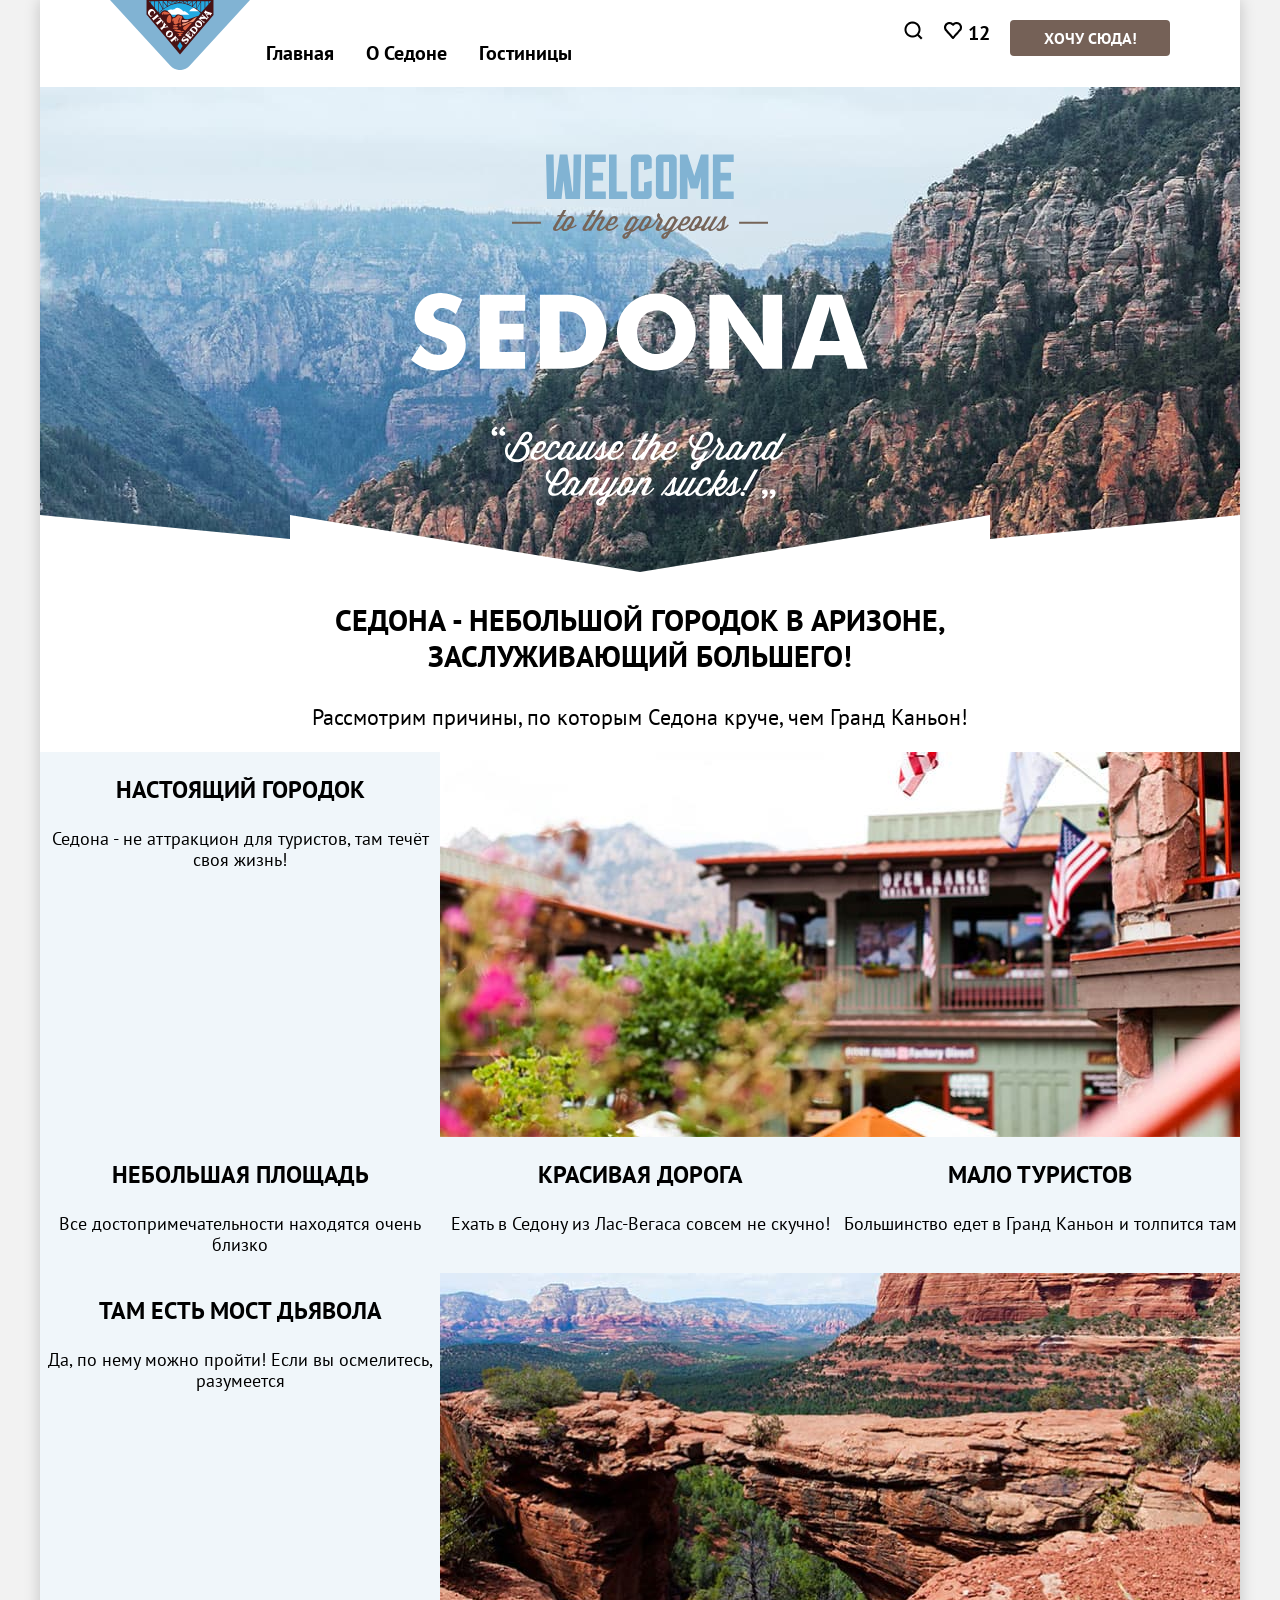
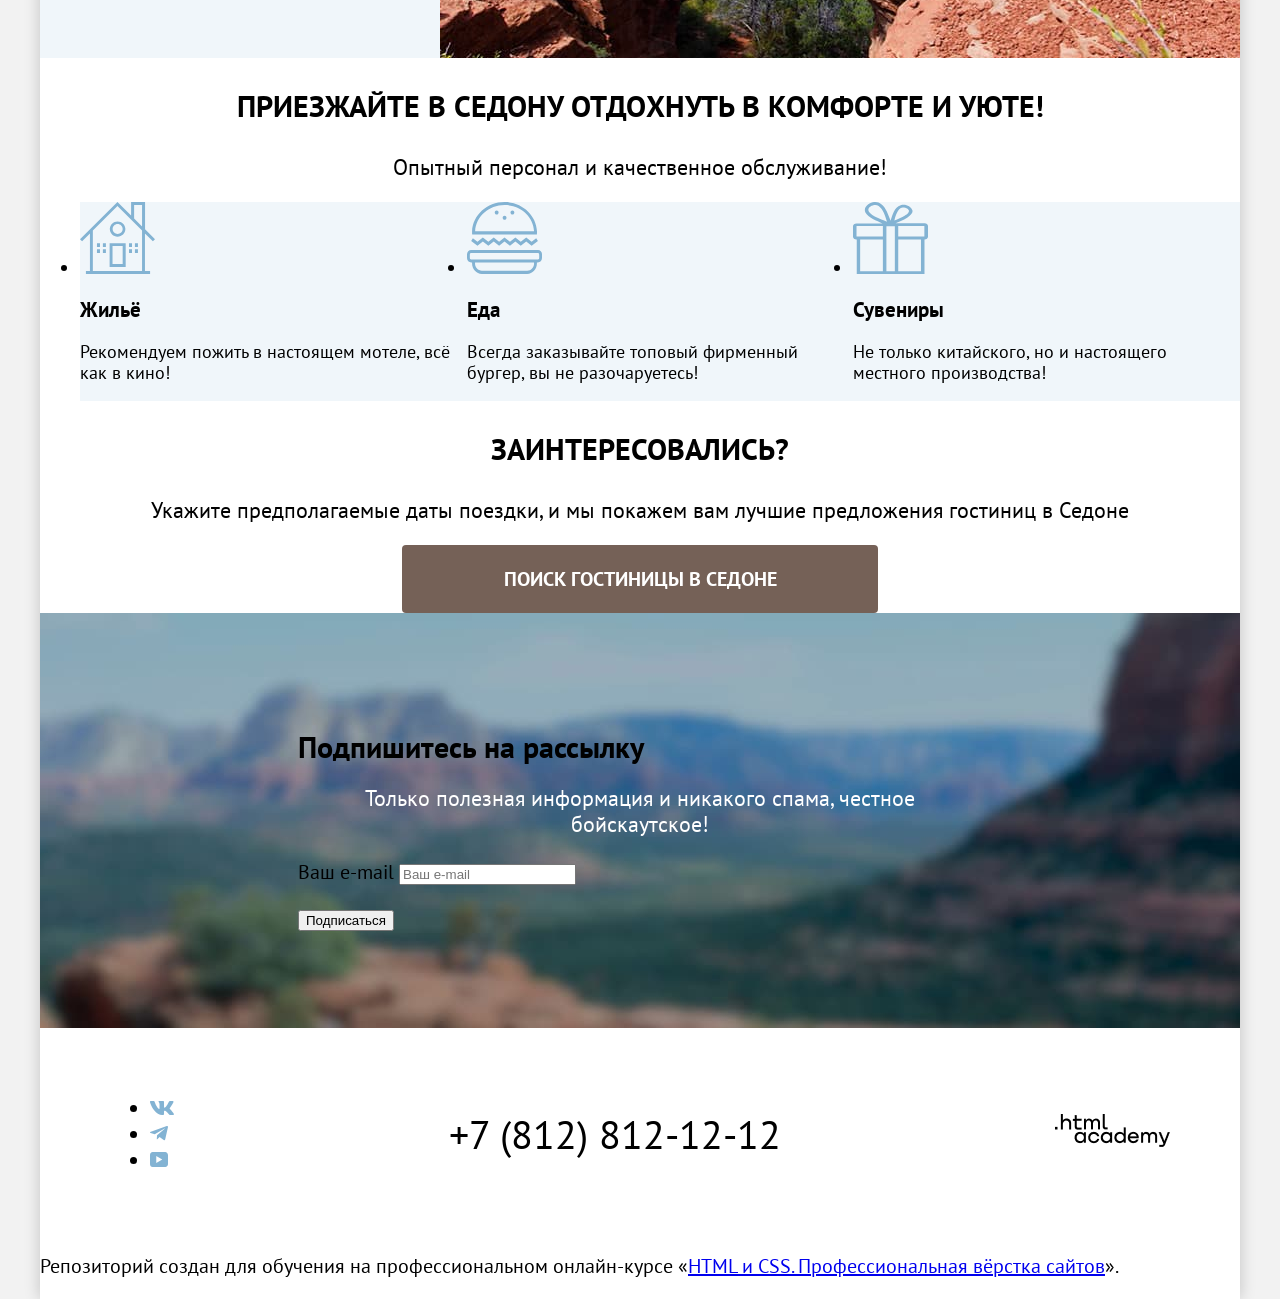
<file: index.html>
<!DOCTYPE html>
<html lang="ru">
  <head>
    <meta charset="utf-8">
    <title>HTML Academy: Седона</title>
    <link rel="stylesheet" href="styles/styles.css">

  </head>
  <body>
    <div class="page-container">
    <header class="page-header">
      <nav class="navigation">
        <a class="navigation-logo" href="index.html">
        <img class="page-header-logo" src="images/logo.svg" width="140" height="70" alt="Логотип города Седона.">
        </a>

        <ul class="navigation-list">
          <li class="navigation-item">
            <a class="navigation-link navigation-link-current" href="index.html">Главная</a>
          </li>
          <li class="navigation-item">
            <a class="navigation-link" href="about.html">О Седоне</a>
          </li>
          <li class="navigation-item">
            <a class="navigation-link" href="catalog.html">Гостиницы</a>
          </li>
          </ul>
        <ul class="navigation-user">
          <li class="navigation-item">
          <a class="navigation-link navigation-link-search" href="catalog.html">
            <img src="images/search.png" width="20" height="20" alt="">
            <span class="visually-hidden">Поиск</span>
          </a>
          </li>
          <li class="navigation-item">
            <a class="navigation-link navigation-link-favorite" href="#">
              <img src="images/heart.png" width="20" height="20" alt="">
              <span class="visually-hidden">Избранное</span>
              <span class="notification-badge">12</span>
            </a>
          </li>
          <li class="navigation-item">
          <button class="button-header">Хочу Сюда!</button>
          </li>
        </ul>
      </nav>
    </header>

    <main class="main-container main-index">
      <section class="hero">
      <h1 class="visually-hidden">Седона - городок в Аризоне</h1>
      <img class="hero-welcome" src="images/welcome.svg" width="458" height="352" alt="Welcome to the gorgeous Sedona! Because the Grand Canyon sucks!">
      </section>

    <section class="advantages">
      <h2 class="visually-hidden">Преимущества</h2>
      <p class="lead">Седона - небольшой городок в Аризоне,<br>заслуживающий большего!</p>
      <p class="lead-description">Рассмотрим причины, по которым Седона круче, чем Гранд Каньон!</p>

      <ul class="advantages-list">
        <li class="advantages-item advantages-item-wide">

        <div class="advantages-content">

          <h3 class="advantages-title">Настоящий городок</h3>
          <p class="advantages-description">Седона - не аттракцион для туристов, там течёт своя жизнь!</p>

        </div>

          <img class="advantages-img" src="images/photo-1 2.jpg" width="800" height="385" alt="Местные здания с флагами и растениями на фоне гор">

        </li>

        <li class="advantages-item">
          <h3 class="advantages-title">Небольшая площадь</h3>
          <p class="advantages-description">Все достопримечательности находятся очень близко</p>
          </li>

         <li class="advantages-item advantages-item-grey">
          <h3 class="advantages-title">Красивая дорога</h3>
          <p class="advantages-description">Ехать в Седону из Лас-Вегаса совсем не скучно!</p>
          </li>

         <li class="advantages-item">
          <h3 class="advantages-title">Мало туристов</h3>
          <p class="advantages-description">Большинство едет в Гранд Каньон и толпится там</p>
          </li>

         <li class="advantages-item advantages-item-wide">

          <div class="advantages-content">

          <h3 class="advantages-title">Там есть мост дьявола</h3>
          <p class="advantages-description">Да, по нему можно пройти! Если вы осмелитесь, разумеется</p>

          </div>

          <img class="advantages-img" src="images/photo-2 2.jpg" width="800" height="385" alt="Каменный скалистый мост в каньоне - Мост Дьявола, с хвойными кустарниками.">

          </li>
          </ul>
      </section>

    <section class="service">
      <p class="lead-service">Приезжайте в Седону отдохнуть в комфорте и уюте!</p>
      <p class="lead-service-description">Опытный персонал и качественное обслуживание!</p>

      <ul class="service-list">
        <li class="service-item">
          <img class="services-icon" src="images/house.svg" width="75" height="72" alt="Иконка дома">
          <h3 class="service-title">Жильё</h3>
          <p class="service-description">Рекомендуем пожить в настоящем мотеле, всё как в кино!</p>
        </li>

        <li class="service-item">
          <img class="services-icon" src="images/food.svg" width="75" height="72" alt="Иконка Еды">
          <h3 class="service-title">Еда</h3>
          <p class="service-description">Всегда заказывайте топовый фирменный бургер, вы не разочаруетесь!</p>
        </li>

        <li class="service-item">
          <img class="services-icon" src="images/gift.svg" width="75" height="72" alt="Иконка Подарка">
          <h3 class="service-title">Сувениры</h3>
          <p class="service-description">Не только китайского, но и настоящего местного производства!</p>
        </li>
      </ul>
    </section>

    <section class="search-hotel">
      <p class="lead-mailing">Заинтересовались?</p>
      <p class="lead-mailing-description">Укажите предполагаемые даты поездки, и мы покажем вам лучшие предложения гостиниц в Седоне</p>
      <a class="search-hotel-button" href="catalog.html">Поиск гостиницы в Седоне</a>
       </section>

    <section class="subscribe-mailing">
      <h2 class="subscribe-mailing-title">Подпишитесь на рассылку</h2>
      <p class="subscribe-mailing-description">Только полезная информация и никакого спама, честное бойскаутское!</p>
      <form class="subscribe-mailing-form" action="https://echo.htmlacademy.ru/" method="post">
      <p class="subscribe-mailing-field">
      <label for="user-email">Ваш e-mail</label>
      <input type="email" id="user-email" name="user-email" placeholder="Ваш e-mail">
      </p>
      <button class="subscribe-mailing-button" type="submit">Подписаться</button>
      </form>
      </section>
      </main>

      <footer class="page-footer">
        <ul class="social-media-list">
          <li class="footer-social-media-item">
            <a class="footer-social-media-link" href="#">
              <img class="footer-icon" src="images/vk.svg" width="24" height="14" alt="">
              <span class="visually-hidden">ВК</span>
            </a>
          </li>
          <li class="footer-social-media-item">
            <a class="footer-social-media-link" href="#">
               <img class="footer-icon" src="images/tg.svg" width="18" height="15" alt="">
              <span class="visually-hidden">Телеграм</span>
            </a>
          </li>
          <li class="footer-social-media-item">
            <a class="footer-social-media-link" href="#">
              <img class="footer-icon" src="images/youtube.svg" width="18" height="15" alt="">
              <span class="visually-hidden">YouTube</span>
            </a>
          </li>
        </ul>
        <a class="footer-phone" href="tel:+78128121212">+7 (812) 812-12-12</a>
        <a class="htmlacademy-logo-picture" href="https://htmlacademy.ru/">
          <img class="htmlacademy-logo" src="images/HTML Academy 2.png" width="115" height="33" alt="Логотип HTML Academy">
        </a>

      </footer>


    <p>Репозиторий создан для обучения на профессиональном онлайн‑курсе «<a href="https://htmlacademy.ru/intensive/htmlcss">HTML и CSS. Профессиональная вёрстка сайтов</a>».</p>
    </div>
  </body>
</html>
</file>
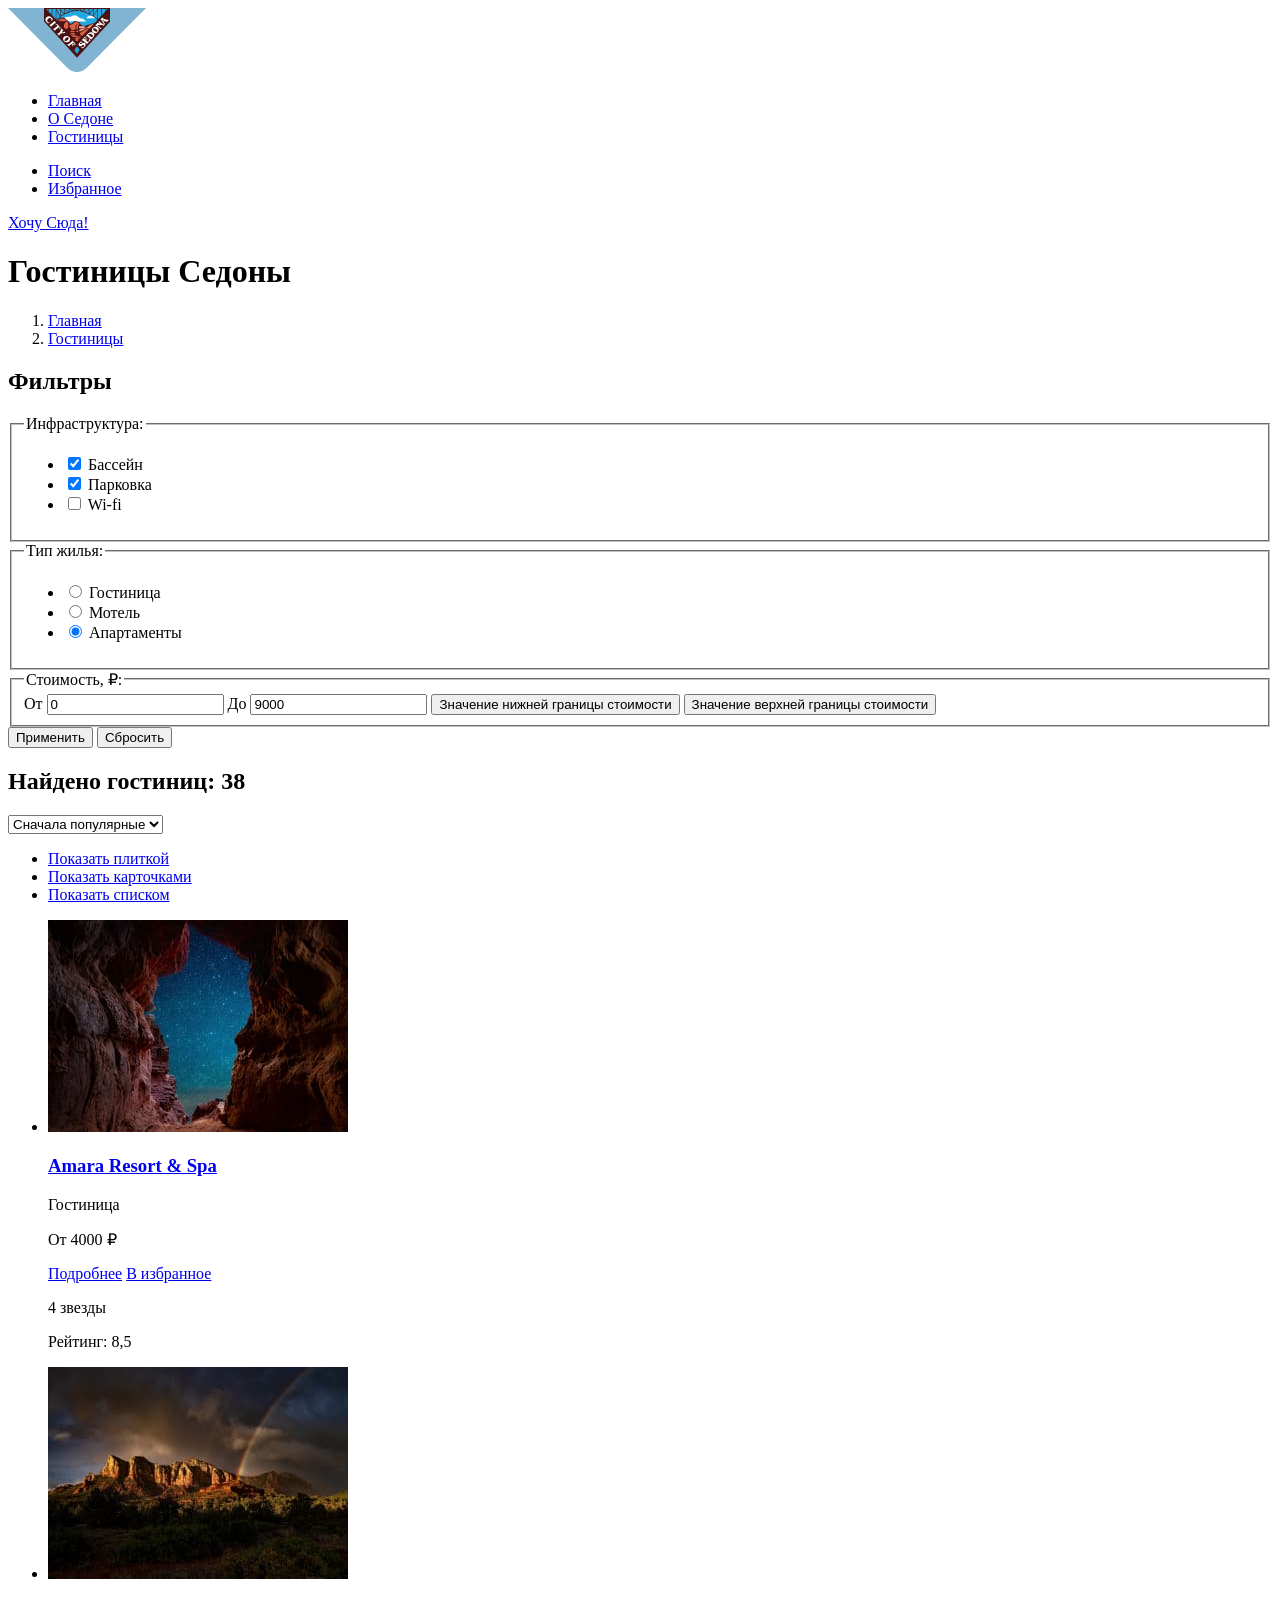
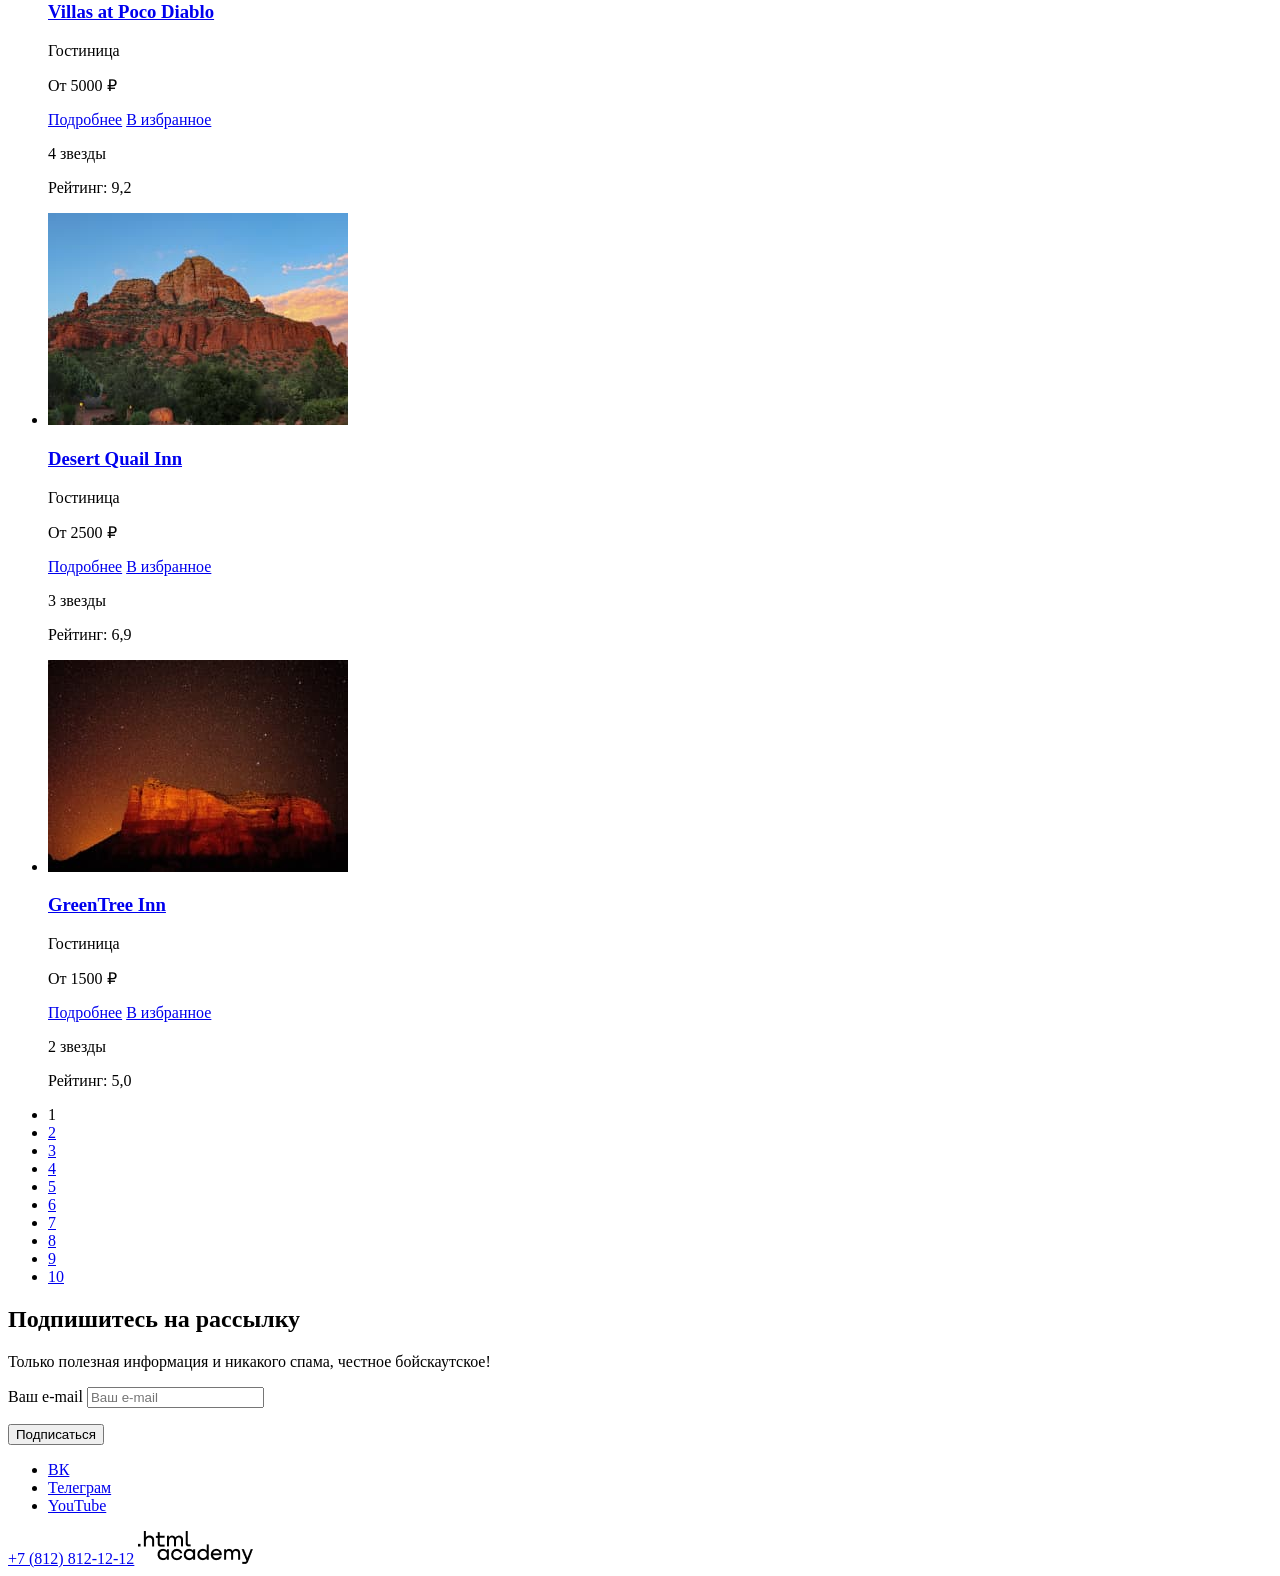
<file: catalog.html>
<!DOCTYPE html>
<html lang="ru">
    <head>
            <meta charset="utf-8">
            <title>Гостиницы Седоны</title>
    </head>
    <body>
        <header class="page-header">
            <nav class="navigation">
            <a class="navigation-logo" href="index.html">
            <img class="page-header-logo" src="images/logo.svg" alt="Логотип города Седона." width="138px" height="64px">
            </a>

        <nav class="navigaton">
        <ul class="navigation-list">
          <li class="navigation-item">
            <a class="navigation-link" href="index.html">Главная</a>
          </li>
          <li class="navigation-item">
            <a class="navigation-link" href="about.html">О Седоне</a>
          </li>
          <li class="navigation-item">
            <a class="navigation-link navigation-link-current" href="catalog.html">Гостиницы</a>
          </li>
          </ul>
        <ul class="navigation-list navigation-user">
          <li class="navigation-item">
          <a class="navigation-link navigation-link-search" href="#">
            <span class="visually-hidden">Поиск</span>
          </a>
          </li>
          <li class="navigation-item">
            <a class="navigation-link navigation-link-favorite" href="#">
              <span class="visually-hidden">Избранное</span>
            </a>
          </li>
        </ul>
      </nav>
      <a class="button-header" href="#">Хочу Сюда!</a>
    </header>
    <main class="main-inner">
        <header class="inner-header">
            <h1 class="inner-header-title">Гостиницы Седоны</h1>
            <ol class="breadcrumbs">
                <li class="breadcrumbs-item">
                <a class="breadcrumbs-link breadcrumbs-home-link" href="index.html">
                    <span class="visually-hidden">Главная</span>
                </a>
                </li>
                <li class="breadcrumbs-item">
                 <a class="breadcrumbs-link" href="catalog.html">Гостиницы</a>
                </li>
            </ol>
            <section class="filters">
                <h2 class="visually-hidden">Фильтры</h2>
                <form class="catalog-filter" action="https://echo.htmlacademy.ru/" method="get">
                    <fieldset class="catalog-filter-group">
                        <legend class="catalog-filter-title">Инфраструктура:</legend>
                        <ul class="catalog-filter-list">
                            <li class="catalog-filter-item">
                                <label class="control">
                                    <input class="control-input" type="checkbox" name="pool" checked>
                                  Бассейн
                                </label>
                            </li>
                            <li class="catalog-filter-item">
                                 <label class="control">
                                 <input class="control-input" type="checkbox" name="parking" checked>
                                  Парковка
                                </label>
                            </li>
                            <li class="catalog-filter-item">
                                 <label class="control">
                                 <input class="control-input" type="checkbox" name="wifi">
                                   Wi-fi
                                 </label>
                            </ul>
                    </fieldset>
                    <fieldset class="catalog-filter-group">
                        <legend class="catalog-filter-title">Тип жилья:</legend>
                        <ul class="catalog-filter-list">
                            <li class="catalog-filter-item">
                                <label class="control">
                                    <input class="control-input" type="radio" name="housing-type" value="hotel" checked>
                                  Гостиница
                                </label>
                            </li>
                            <li class="catalog-filter-item">
                                <label class="control">
                                    <input class="control-input" type="radio" name="housing-type" value="motel" checked>
                                  Мотель
                                </label>
                            </li>
                            <li class="catalog-filter-item">
                                <label class="control">
                                    <input class="control-input" type="radio" name="housing-type" value="apartments" checked>
                                  Апартаменты
                                </label>
                            </li>
                        </ul>
                    </fieldset>
                    <fieldset class="atalog-filter-group">
                        <legend class="catalog-filter-title">Стоимость, ₽:</legend>
                        <label class="filter-range-control">От <input type="text" name="min-interval" value="0"></label>
                        <label class="filter-range-control">До <input type="text" name="max-interval" value="9000"></label>
                        <button class="filter-range-handle min" type="button">
                            <span class="visually-hidden">Значение нижней границы стоимости</span>
                        </button>
                        <button class="range-toggle toggle-max" type="button">
                            <span class="visually-hidden">Значение верхней границы стоимости</span>
                        </button>
                    </fieldset>
                    <button class="catalog-filter-submit" type="submit">Применить</button>
                    <button class="catalog-filter-reset" type="reset">Сбросить</button>
                </form>
            </section>
            <section class="catalog-products">
                <h2 class="catalog-products-title">Найдено гостиниц: <span>38</span></h2>
                <select class="select-control" aria-label="Сортировка">
                <option value="popular">Сначала популярные</option>
                <option value="cheap">Сначала дешёвые</option>
                <option value="expensive">Сначала дорогие</option>
                </select>
                <ul class="view-buttons">
                    <li class="view-button-item">
                        <a class="view-button-tile" href="#">
                            <span class="visually-hidden">Показать плиткой</span>
                        </a>
                    </li>
                    <li class="view-button-item">
                        <a class="view-button-card" href="#">
                            <span class="visually-hidden">Показать карточками</span>
                        </a>
                    </li>
                    <li class="view-button-item">
                        <a class="view-button-list" href="#">
                            <span class="visually-hidden">Показать списком</span>
                        </a>
                    </li>
                </ul>
                <ul class="product-list">
                    <li class="product-card">
                        <a class="product-card-link" href="#">
                            <img class="product-card-image" src="images/hotel-1 2.jpg" width="300" height="212" alt="Звёздное небо в расщелине каньона">
                            <h3 class="product-card-title">Amara Resort & Spa</h3>
                        </a>
                        <p class="product-card-type">Гостиница</p>
                        <p class="product-card-price">От 4000 ₽</p>
                        <a class="product-card-button" href="#">Подробнее</a>
                        <a class="add-favorite-button" href="#">В избранное</a>
                        <p class="product-card-stars productr-card-stars-4"><span class="visually-hidden">4 звезды</span></p>
                        <p class="product-card-rating">Рейтинг: <span>8,5</span></p>
                    </li>
                    <li class="product-card">
                        <a class="product-card-link" href="#">
                            <img class="product-card-image" src="images/hotel-2 2.jpg" width="300" height="212" alt="Радуга над горами Каньона">
                            <h3 class="product-card-title">Villas at Poco Diablo</h3>
                        </a>
                        <p class="product-card-type">Гостиница</p>
                        <p class="product-card-price">От 5000 ₽</p>
                        <a class="product-card-button" href="#">Подробнее</a>
                        <a class="add-favorite-button" href="#">В избранное</a>
                        <p class="product-card-stars productr-card-stars-4"><span class="visually-hidden">4 звезды</span></p>
                        <p class="product-card-rating">Рейтинг: <span>9,2</span></p>
                    </li>
                    <li class="product-card">
                        <a class="product-card-link" href="#">
                            <img class="product-card-image" src="images/hotel-3 2.jpg" width="300" height="212" alt="Гора Каньона с зелёными деревьями на фоне голубого неба">
                            <h3 class="product-card-title">Desert Quail Inn</h3>
                        </a>
                        <p class="product-card-type">Гостиница</p>
                        <p class="product-card-price">От 2500 ₽</p>
                        <a class="product-card-button" href="#">Подробнее</a>
                        <a class="add-favorite-button" href="#">В избранное</a>
                        <p class="product-card-stars productr-card-stars-3"><span class="visually-hidden">3 звезды</span></p>
                        <p class="product-card-rating">Рейтинг: <span>6,9</span></p>
                    </li>
                    <li class="product-card">
                        <a class="product-card-link" href="#">
                            <img class="product-card-image" src="images/hotel-4 2.jpg" width="300" height="212" alt="Живописная гора каньона на фоне ночного неба и звёзд">
                            <h3 class="product-card-title">GreenTree Inn</h3>
                        </a>
                        <p class="product-card-type">Гостиница</p>
                        <p class="product-card-price">От 1500 ₽</p>
                        <a class="product-card-button" href="#">Подробнее</a>
                        <a class="add-favorite-button" href="#">В избранное</a>
                        <p class="product-card-stars productr-card-stars-2"><span class="visually-hidden">2 звезды</span></p>
                        <p class="product-card-rating">Рейтинг: <span>5,0</span></p>
                    </li>
                </ul>
                <ul class="pagination">
                  <li class="pagination-item">
                    <a class="pagination-link pagination-current">1</a>
                  </li>
                  <li class="pagination-item">
                    <a class="pagination-link" href="#">2</a>
                  </li>
                  <li class="pagination-item">
                    <a class="pagination-link" href="#">3</a>
                  </li>
                  <li class="pagination-item">
                    <a class="pagination-link" href="#">4</a>
                  </li>
                  <li class="pagination-item">
                    <a class="pagination-link" href="#">5</a>
                  </li>
                  <li class="pagination-item">
                    <a class="pagination-link" href="#">6</a>
                  </li>
                  <li class="pagination-item">
                    <a class="pagination-link" href="#">7</a>
                  </li>
                  <li class="pagination-item">
                    <a class="pagination-link" href="#">8</a>
                  </li>
                  <li class="pagination-item">
                    <a class="pagination-link" href="#">9</a>
                  </li>
                  <li class="pagination-item">
                    <a class="pagination-link" href="#">10</a>
                  </li>
                </ul>
            </section>

            <section class="subscribe-mailing">
        <h2 class="subsribe-mailing-title">Подпишитесь на рассылку</h2>
        <p class="subscribe-mailing-description">Только полезная информация и никакого спама, честное бойскаутское!</p>
        <form class="subscribe-mailing-form" action="https://echo.htmlacademy.ru/" method="post">
          <p class="subscribe-mailing-form">
          <label>Ваш e-mail</label>
          <input type="text" id="user-email" name="user-email" placeholder="Ваш e-mail">
          </p>
          <button class="subscribe-mailing-button" type="submit">Подписаться</button>
        </form>
       </section>

        </header>
    </main>

    <footer class="page-footer">
        <ul class="social-media-list">
          <li class="footer-social-media-item">
            <a class="footer-social-media-link" href="#">
              <span class="visually-hidden">ВК</span>
            </a>
          </li>
          <li class="footer-social-media-item">
            <a class="footer-social-media-link" href="#">
              <span class="visually-hidden">Телеграм</span>
            </a>
          </li>
          <li class="footer-social-media-item">
            <a class="footer-social-media-link" href="#">
              <span class="visually-hidden">YouTube</span>
            </a>
          </li>
        </ul>
        <a class="footer-phone" href="tel.+78128121212">+7 (812) 812-12-12</a>
        <a class="htmlacademy-logo-picture" href="https://htmlacademy.ru/">
          <img class="htmlacademy-logo" src="images/HTML Academy 2.png" alt="Логотип HTML Academy">
        </a>

      </footer>

    </body>
</html>
</file>
<file: styles/styles.css>
@font-face {
  font-family: "PT Sans";
  font-style: normal;
  font-weight: 400;
  src: url("../fonts/ptsans-400.woff2") format("woff2");
  font-display: swap;
}
@font-face {
  font-family: "PT Sans";
  font-style: normal;
  font-weight: 700;
  src: url("../fonts/ptsans-700.woff2") format("woff2");
  font-display: swap;
}
html {
  height: 100%;
}

body {
  margin:0;
  min-height: 100vh;
  display: flex;
  flex-direction: column;
  font-family: "PT Sans", sans-serif;
  font-size: 20px;
  line-height: 26px;
  color: #000000;
  background-color: #f2f2f2;
}

.page-container {
  width: 1200px;
  margin: 0 auto;
  background-color: #FFFFFF;
  box-shadow: 0 0 15px rgba(0, 0, 0, 0.2);
}

.page-header {
  color: #000000;
  background: #ffffff;
  max-width: 1200px;
  padding: 20 px 0;
  justify-content: space-between;
}

.navigation-logo {
  display: flex;
  margin-right: 16px;
  margin-left: 70px;
}

.navigation {
  display: flex;
  max-width: 1200px;
  width: 100%;
  margin: 0 auto;
}

.navigation-list {
  display: flex;
  margin-bottom: 1px;
  gap: 32px;
  padding: 20px 0;
  list-style: none;
}

.navigation-user {
  display: flex;
  gap: 20px;
  margin-left: auto;
  list-style: none;
  padding: 0;
}

.navigation-link {
  font-family: PT Sans;
  line-height: 24px;
  font-weight: 700;
  font-size: 20px;
  color: #000000;
  text-decoration: none;
}

.main-container {
  flex-grow: 1;
}

.button-header {
  padding: 8px 50px;
  background-color: #756157;
  color: #FFFFFF;
  width: 160px;
  height: 36px;
  border-radius: 4px;
  border: none;
  font-family: PT Sans;
  font-weight: 700;
  font-size: 16px;
  line-height: 20px;
  margin-right: 70px;
  text-align: center;
  text-transform: uppercase;
  display: flex;
  justify-content: center;
  align-items: center;
  white-space: nowrap;
}

.hero {
  background-image: url("../images/index-background.jpg");
  display: flex;
  justify-content: center;
  align-items: center;
  background-repeat: no-repeat;
  background-size: cover;
  background-position: center;
  background-color: #aed3ec;
  position: relative;
  min-height: 485px;
  text-align: center;
  }

  .hero::after {
    content: "";
    position: absolute;
    bottom: 0;
    left: 0;
    right: 0;
    height: 57px;
    background-image: url("../images/figures.svg");
    background-repeat: no-repeat;
    background-position: bottom center;
  }

.main-index{
  color: #000000;
  background-color: #ffffff;
}

.advantages-list {
  display: grid;
  grid-template-columns: repeat(3, 400px);
  padding: 0;
  margin: 0;
  list-style: none;
  max-width: 1200px;
  width: 100%;
}

.advantages-item-wide {
  color: #ffffff;
  background-color: #82b3d3;
  display: grid;
  grid-template-columns: 400px 800px;
  grid-column: 1/-1;
}

.advantages-title {
  font-family: PT Sans;
  font-weight: 700;
  font-size: 24px;
  line-height: 28px;
  text-align: center;
  text-transform: uppercase;
}

.advantages-description {
  font-family: PT Sans;
  font-weight: 400;
  font-size: 18px;
  line-height: 21px;
  text-align: center;
}

.advantages-item-grey {
  color: #000000;
  background-color: #83B3D333;
}

.advantages-item, .service-item {
  background-color: #83B3D31F;
  font-size: 18px;
  line-height: 21px;
  color: #000000;
}
.service-list {
  display: grid;
  grid-template-columns: repeat(3,1fr);
}

.lead, .lead-service, .lead-mailing {
  font-family: PT Sans;
  font-weight: 700;
  font-size: 30px;
  line-height: 36px;
  text-align: center;
  text-transform: uppercase;
}

.lead-description, .lead-service-description, .lead-mailing-description {
  font-family: PT Sans;
  font-weight: 400;
  font-size: 22px;
  line-height: 26px;
  text-align: center;
}

.search-hotel-button {
  padding: 8px 50px;
  background-color: #756157;
  color: #FFFFFF;
  width: 376px;
  height: 52px;
  border-radius: 4px;
  border: none;
  font-family: PT Sans;
  font-weight: 700;
  font-size: 20px;
  line-height: 36px;
  margin: 0 auto;
  text-align: center;
  text-transform: uppercase;
  display: flex;
  justify-content: center;
  align-items: center;
  white-space: nowrap;
  text-decoration: none
}

.subsribe-mailing-title {
  font-family: PT Sans;
  font-weight: 700;
  font-size: 30px;
  line-height: 36px;
  letter-spacing: 0%;
  text-align: center;
  text-transform: uppercase;
  color: #FFFFFF;
}
.subscribe-mailing-description {
  font-family: PT Sans;
  font-weight: 400;
  font-size: 22px;
  line-height: 26px;
  letter-spacing: 0%;
  text-align: center;
  color: #FFFFFF;
}

.subscribe-mailing {
  background: url(../images/Subscribe.jpg);
  padding-top: 96px;
  padding-right: 258px;
  padding-bottom: 104px;
  padding-left: 258px;
  background-repeat: no-repeat;
}

.page-footer {
  display: flex;
  justify-content: space-between;
  align-items: center;
  justify-items: center;
  width: 1200px;
  margin: 0 auto;
  padding: 40px 70px;
  box-sizing: border-box;
}

.footer-phone {
  color: #000;
  font-weight: 400;
  font-size: 40px;
  line-height: 40px;
  letter-spacing: 0%;
  text-align: center;
  text-transform: uppercase;
  text-decoration: none;
}

.visually-hidden {
  position: absolute;
  width: 1px;
  height: 1px;
  margin: -1px;
  border: 0;
  padding: 0;
  white-space: nowrap;
  clip-path: inset(100%);
  clip: rect(0 0 0 0);
  overflow: hidden;
}
</file>
